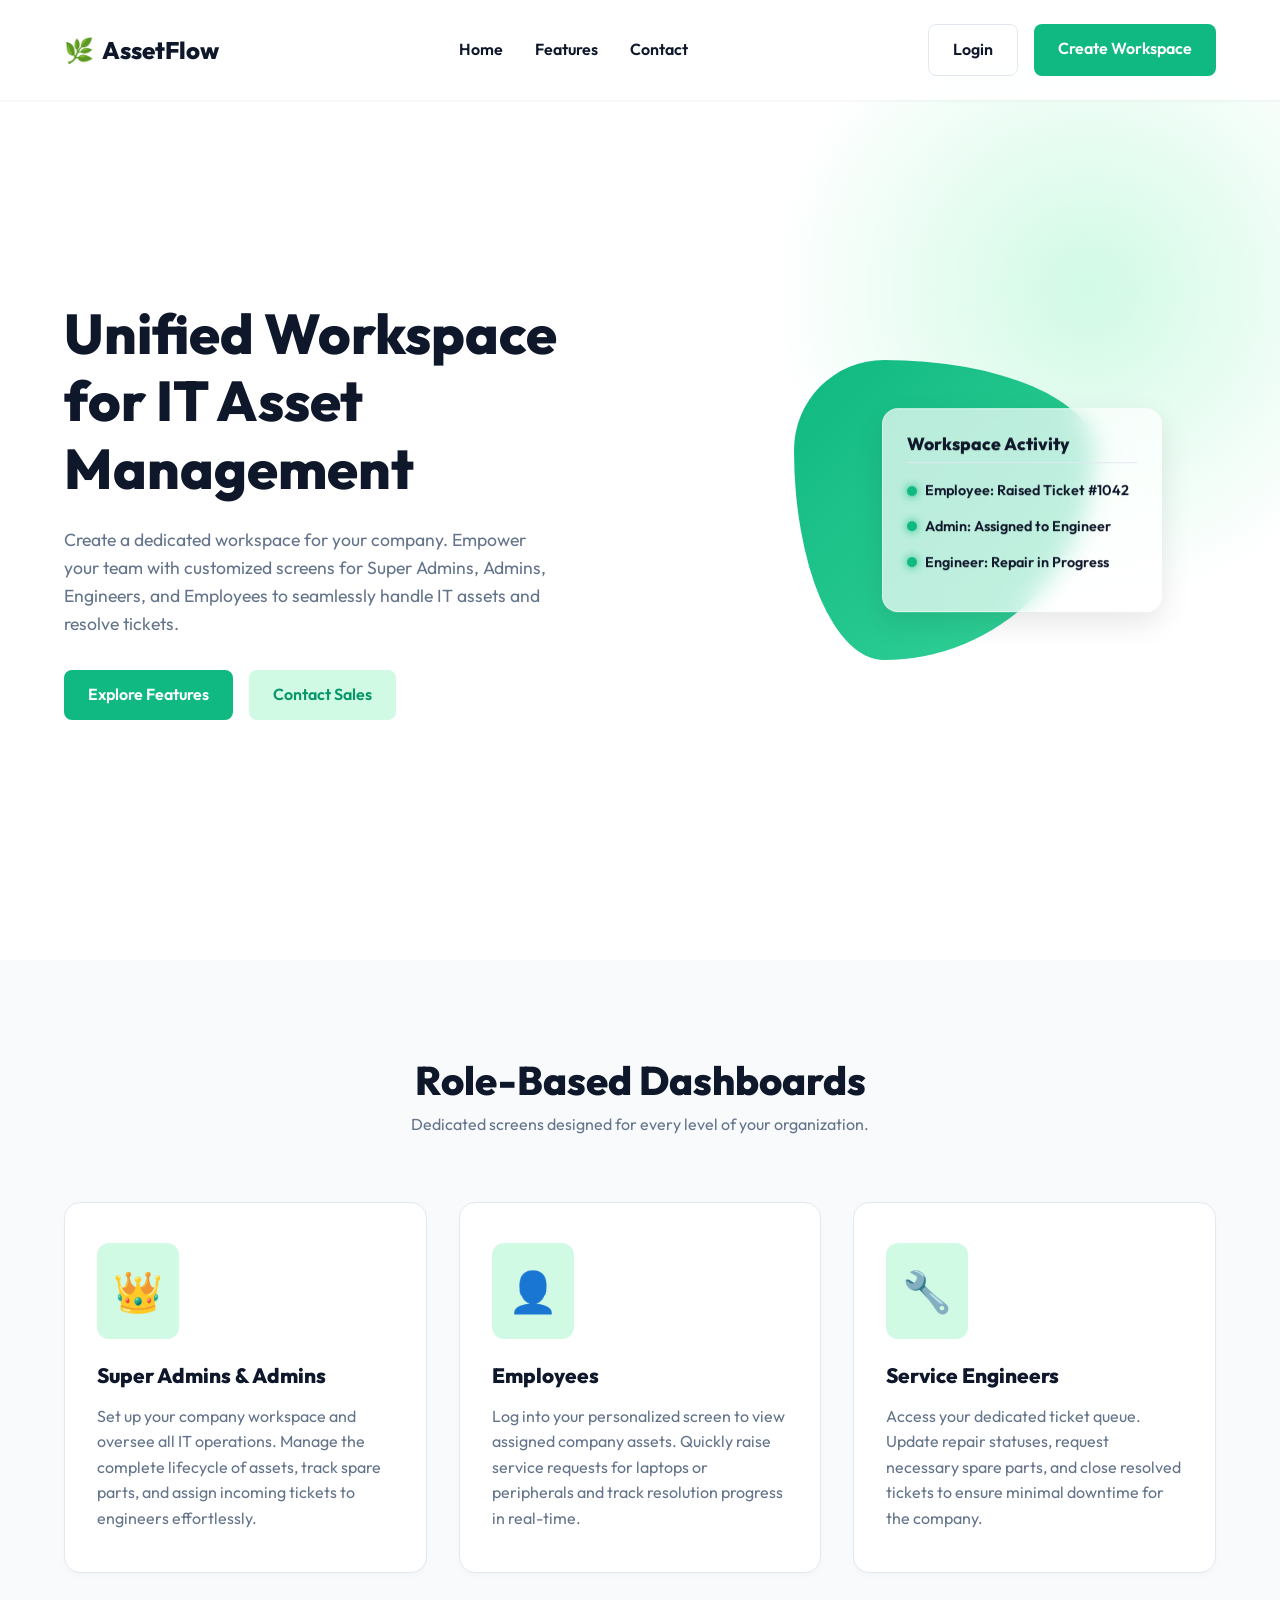
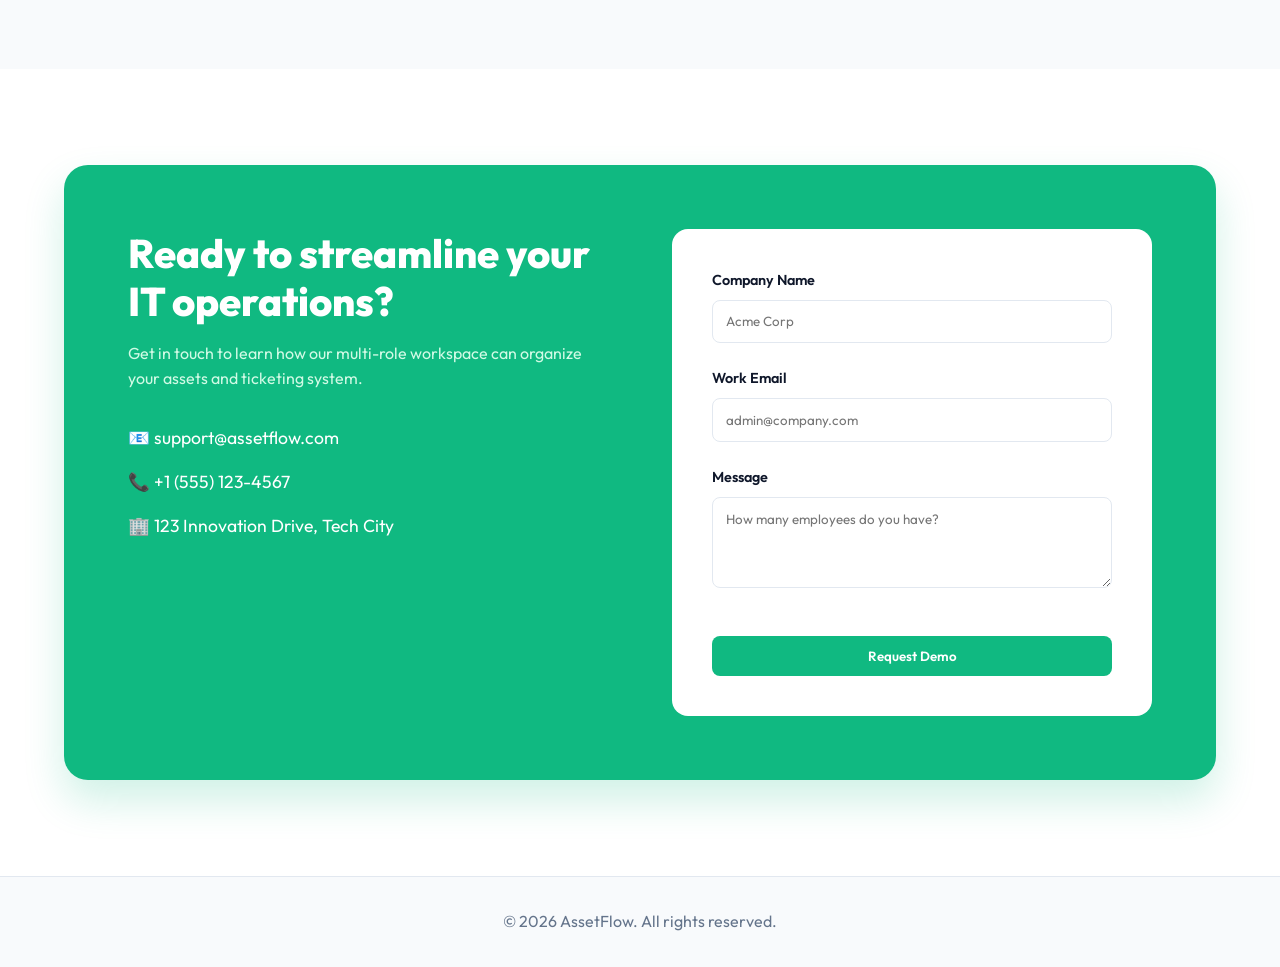
<file: index.html>
<!DOCTYPE html>
<html lang="en">
<head>
    <meta charset="UTF-8">
    <meta name="viewport" content="width=device-width, initial-scale=1.0">
    <title>AssetFlow - IT Asset Management Workspace</title>
    <link rel="stylesheet" href="style.css">
    <link href="https://fonts.googleapis.com/css2?family=Outfit:wght@300;400;600;800&display=swap" rel="stylesheet">
</head>
<body>
    <!-- Navigation -->
    <nav class="navbar">
        <div class="logo">
            <span class="icon">🌿</span> AssetFlow
        </div>
        <ul class="nav-links">
            <li><a href="#home">Home</a></li>
            <li><a href="#about">Features</a></li>
            <li><a href="#contact">Contact</a></li>
        </ul>
        <div class="auth-buttons">
            <a href="login.html" class="btn btn-login" style="text-decoration: none;">Login</a>
            <a href="create-workspace.html" class="btn btn-signup" style="text-decoration: none;">Create Workspace</a>
        </div>
    </nav>

    <!-- Home Section (Hero) -->
    <section id="home" class="hero">
        <div class="hero-content">
            <h1>Unified Workspace for IT Asset Management</h1>
            <p>Create a dedicated workspace for your company. Empower your team with customized screens for Super Admins, Admins, Engineers, and Employees to seamlessly handle IT assets and resolve tickets.</p>
            <div class="hero-actions">
                <a href="#about" class="btn btn-primary">Explore Features</a>
                <a href="#contact" class="btn btn-secondary">Contact Sales</a>
            </div>
        </div>
        <div class="hero-image">
            <div class="abstract-shape"></div>
            <div class="glass-card">
                <h3>Workspace Activity</h3>
                <div class="ticket-item">
                    <span class="dot green"></span> Employee: Raised Ticket #1042
                </div>
                <div class="ticket-item">
                    <span class="dot green"></span> Admin: Assigned to Engineer
                </div>
                <div class="ticket-item">
                    <span class="dot green"></span> Engineer: Repair in Progress
                </div>
            </div>
        </div>
    </section>

    <!-- About Section -->
    <section id="about" class="about">
        <div class="section-header">
            <h2>Role-Based Dashboards</h2>
            <p>Dedicated screens designed for every level of your organization.</p>
        </div>
        <div class="about-grid">
            <div class="about-card">
                <div class="card-icon">👑</div>
                <h3>Super Admins & Admins</h3>
                <p>Set up your company workspace and oversee all IT operations. Manage the complete lifecycle of assets, track spare parts, and assign incoming tickets to engineers effortlessly.</p>
            </div>
            <div class="about-card">
                <div class="card-icon">👤</div>
                <h3>Employees</h3>
                <p>Log into your personalized screen to view assigned company assets. Quickly raise service requests for laptops or peripherals and track resolution progress in real-time.</p>
            </div>
            <div class="about-card">
                <div class="card-icon">🔧</div>
                <h3>Service Engineers</h3>
                <p>Access your dedicated ticket queue. Update repair statuses, request necessary spare parts, and close resolved tickets to ensure minimal downtime for the company.</p>
            </div>
        </div>
    </section>

    <!-- Contact Section -->
    <section id="contact" class="contact">
        <div class="contact-container">
            <div class="contact-info">
                <h2>Ready to streamline your IT operations?</h2>
                <p>Get in touch to learn how our multi-role workspace can organize your assets and ticketing system.</p>
                <ul class="contact-details">
                    <li>📧 support@assetflow.com</li>
                    <li>📞 +1 (555) 123-4567</li>
                    <li>🏢 123 Innovation Drive, Tech City</li>
                </ul>
            </div>
            <div class="contact-form">
                <form onsubmit="event.preventDefault();">
                    <div class="input-group">
                        <label for="name">Company Name</label>
                        <input type="text" id="name" placeholder="Acme Corp">
                    </div>
                    <div class="input-group">
                        <label for="email">Work Email</label>
                        <input type="email" id="email" placeholder="admin@company.com">
                    </div>
                    <div class="input-group">
                        <label for="message">Message</label>
                        <textarea id="message" rows="4" placeholder="How many employees do you have?"></textarea>
                    </div>
                    <button type="submit" class="btn btn-primary submit-btn">Request Demo</button>
                </form>
            </div>
        </div>
    </section>

    <!-- Footer -->
    <footer>
        <p>&copy; 2026 AssetFlow. All rights reserved.</p>
    </footer>
</body>
</html>
</file>
<file: style.css>
:root {
    --primary-green: #10b981;
    --primary-dark: #059669;
    --light-green: #d1fae5;
    --bg-white: #ffffff;
    --bg-offwhite: #f8fafc;
    --text-dark: #0f172a;
    --text-light: #64748b;
    --border-color: #e2e8f0;
}

* {
    margin: 0;
    padding: 0;
    box-sizing: border-box;
    font-family: 'Outfit', sans-serif;
}

html {
    scroll-behavior: smooth;
}

body {
    background-color: var(--bg-white);
    color: var(--text-dark);
    line-height: 1.6;
}

/* Typography */
h1, h2, h3 {
    font-weight: 800;
    line-height: 1.2;
}

p {
    color: var(--text-light);
}

/* Buttons */
.btn {
    padding: 0.75rem 1.5rem;
    border-radius: 8px;
    font-weight: 600;
    cursor: pointer;
    transition: all 0.3s ease;
    border: none;
    text-decoration: none;
    display: inline-block;
}

.btn-primary {
    background-color: var(--primary-green);
    color: white;
}

.btn-primary:hover {
    background-color: var(--primary-dark);
    transform: translateY(-2px);
    box-shadow: 0 4px 12px rgba(16, 185, 129, 0.3);
}

.btn-secondary {
    background-color: var(--light-green);
    color: var(--primary-dark);
}

.btn-secondary:hover {
    background-color: #a7f3d0;
    transform: translateY(-2px);
}

/* Navigation */
.navbar {
    display: flex;
    justify-content: space-between;
    align-items: center;
    padding: 1.5rem 5%;
    position: fixed;
    top: 0;
    width: 100%;
    background: rgba(255, 255, 255, 0.9);
    backdrop-filter: blur(10px);
    z-index: 1000;
    box-shadow: 0 1px 3px rgba(0, 0, 0, 0.05);
}

.logo {
    font-size: 1.5rem;
    font-weight: 800;
    color: var(--text-dark);
    display: flex;
    align-items: center;
    gap: 0.5rem;
}

.icon {
    color: var(--primary-green);
}

.nav-links {
    display: flex;
    list-style: none;
    gap: 2rem;
}

.nav-links a {
    text-decoration: none;
    color: var(--text-dark);
    font-weight: 600;
    transition: color 0.3s ease;
}

.nav-links a:hover {
    color: var(--primary-green);
}

.auth-buttons {
    display: flex;
    gap: 1rem;
}

.btn-login {
    background: transparent;
    color: var(--text-dark);
    border: 1px solid var(--border-color);
}

.btn-login:hover {
    border-color: var(--primary-green);
    color: var(--primary-green);
}

.btn-signup {
    background: var(--primary-green);
    color: white;
}

.btn-signup:hover {
    background: var(--primary-dark);
}

/* Hero Section */
.hero {
    min-height: 100vh;
    display: grid;
    grid-template-columns: 1fr 1fr;
    align-items: center;
    padding: 0 5%;
    margin-top: 60px;
    gap: 4rem;
    position: relative;
    overflow: hidden;
}

.hero::before {
    content: '';
    position: absolute;
    top: -10%;
    right: -10%;
    width: 50vw;
    height: 50vw;
    border-radius: 50%;
    background: radial-gradient(circle, var(--light-green) 0%, rgba(255,255,255,0) 70%);
    z-index: -1;
}

.hero-content h1 {
    font-size: 3.5rem;
    margin-bottom: 1.5rem;
    color: var(--text-dark);
}

.hero-content h1 span {
    color: var(--primary-green);
}

.hero-content p {
    font-size: 1.1rem;
    margin-bottom: 2rem;
    max-width: 500px;
}

.hero-actions {
    display: flex;
    gap: 1rem;
}

.hero-image {
    position: relative;
    height: 500px;
    display: flex;
    justify-content: center;
    align-items: center;
}

.abstract-shape {
    width: 300px;
    height: 300px;
    background: linear-gradient(135deg, var(--primary-green), #34d399);
    border-radius: 30% 70% 70% 30% / 30% 30% 70% 70%;
    animation: morph 8s ease-in-out infinite;
}

@keyframes morph {
    0% { border-radius: 30% 70% 70% 30% / 30% 30% 70% 70%; }
    50% { border-radius: 70% 30% 30% 70% / 70% 70% 30% 30%; }
    100% { border-radius: 30% 70% 70% 30% / 30% 30% 70% 70%; }
}

.glass-card {
    position: absolute;
    background: rgba(255, 255, 255, 0.7);
    backdrop-filter: blur(12px);
    border: 1px solid rgba(255, 255, 255, 0.5);
    padding: 1.5rem;
    border-radius: 16px;
    box-shadow: 0 10px 30px rgba(0, 0, 0, 0.1);
    top: 50%;
    right: 10%;
    transform: translateY(-50%);
    width: 280px;
}

.glass-card h3 {
    font-size: 1.1rem;
    margin-bottom: 1rem;
    padding-bottom: 0.5rem;
    border-bottom: 1px solid var(--border-color);
}

.ticket-item {
    display: flex;
    align-items: center;
    gap: 0.5rem;
    margin-bottom: 0.8rem;
    font-weight: 600;
    font-size: 0.9rem;
}

.dot {
    width: 10px;
    height: 10px;
    border-radius: 50%;
}

.dot.green {
    background-color: var(--primary-green);
    box-shadow: 0 0 10px var(--primary-green);
}

/* About Section */
.about {
    padding: 6rem 5%;
    background-color: var(--bg-offwhite);
}

.section-header {
    text-align: center;
    margin-bottom: 4rem;
}

.section-header h2 {
    font-size: 2.5rem;
    color: var(--text-dark);
    margin-bottom: 0.5rem;
}

.about-grid {
    display: grid;
    grid-template-columns: repeat(auto-fit, minmax(300px, 1fr));
    gap: 2rem;
}

.about-card {
    background: var(--bg-white);
    padding: 2.5rem 2rem;
    border-radius: 16px;
    box-shadow: 0 4px 6px rgba(0, 0, 0, 0.02);
    transition: transform 0.3s ease;
    border: 1px solid var(--border-color);
}

.about-card:hover {
    transform: translateY(-10px);
    box-shadow: 0 20px 40px rgba(0, 0, 0, 0.05);
}

.card-icon {
    font-size: 2.5rem;
    margin-bottom: 1.5rem;
    display: inline-block;
    padding: 1rem;
    background: var(--light-green);
    border-radius: 12px;
}

.about-card h3 {
    margin-bottom: 1rem;
    font-size: 1.3rem;
}

/* Contact Section */
.contact {
    padding: 6rem 5%;
}

.contact-container {
    display: grid;
    grid-template-columns: 1fr 1fr;
    gap: 4rem;
    background: var(--primary-green);
    border-radius: 24px;
    padding: 4rem;
    color: white;
    box-shadow: 0 20px 40px rgba(16, 185, 129, 0.2);
}

.contact-info h2 {
    font-size: 2.5rem;
    margin-bottom: 1rem;
}

.contact-info p {
    color: var(--light-green);
    margin-bottom: 2rem;
}

.contact-details {
    list-style: none;
}

.contact-details li {
    margin-bottom: 1rem;
    font-size: 1.1rem;
    display: flex;
    align-items: center;
    gap: 1rem;
}

.contact-form {
    background: var(--bg-white);
    padding: 2.5rem;
    border-radius: 16px;
    color: var(--text-dark);
}

.input-group {
    margin-bottom: 1.5rem;
}

.input-group label {
    display: block;
    font-weight: 600;
    margin-bottom: 0.5rem;
    font-size: 0.9rem;
}

.input-group input,
.input-group textarea {
    width: 100%;
    padding: 0.8rem;
    border: 1px solid var(--border-color);
    border-radius: 8px;
    font-family: 'Outfit', sans-serif;
    transition: border-color 0.3s;
}

.input-group input:focus,
.input-group textarea:focus {
    outline: none;
    border-color: var(--primary-green);
    box-shadow: 0 0 0 3px var(--light-green);
}

.submit-btn {
    width: 100%;
    margin-top: 1rem;
}

/* Footer */
footer {
    text-align: center;
    padding: 2rem;
    background: var(--bg-offwhite);
    color: var(--text-light);
    border-top: 1px solid var(--border-color);
}

/* Responsive */
@media (max-width: 900px) {
    .hero, .contact-container {
        grid-template-columns: 1fr;
    }
    
    .nav-links {
        display: none; /* Simple mobile hide for now */
    }
    
    .hero {
        text-align: center;
        gap: 2rem;
    }
    
    .hero-actions {
        justify-content: center;
    }
    
    .hero-content h1 {
        font-size: 2.5rem;
    }
    
    .hero-content p {
        margin: 0 auto 2rem;
    }
    
    .contact-container {
        padding: 2rem;
    }
}

/* Password Toggle Visibility */
.password-wrapper {
    position: relative;
    display: flex;
    align-items: center;
    width: 100%;
}

.password-wrapper input {
    width: 100%;
    padding-right: 2.5rem; /* Space for the icon */
}

.toggle-password-btn {
    position: absolute;
    right: 10px;
    background: none;
    border: none;
    cursor: pointer;
    font-size: 1.1rem;
    color: var(--text-light, #64748b);
    display: flex;
    align-items: center;
    justify-content: center;
    padding: 0;
    margin: 0;
    outline: none;
}

.toggle-password-btn:hover {
    color: var(--primary-green, #10b981);
}
</file>
